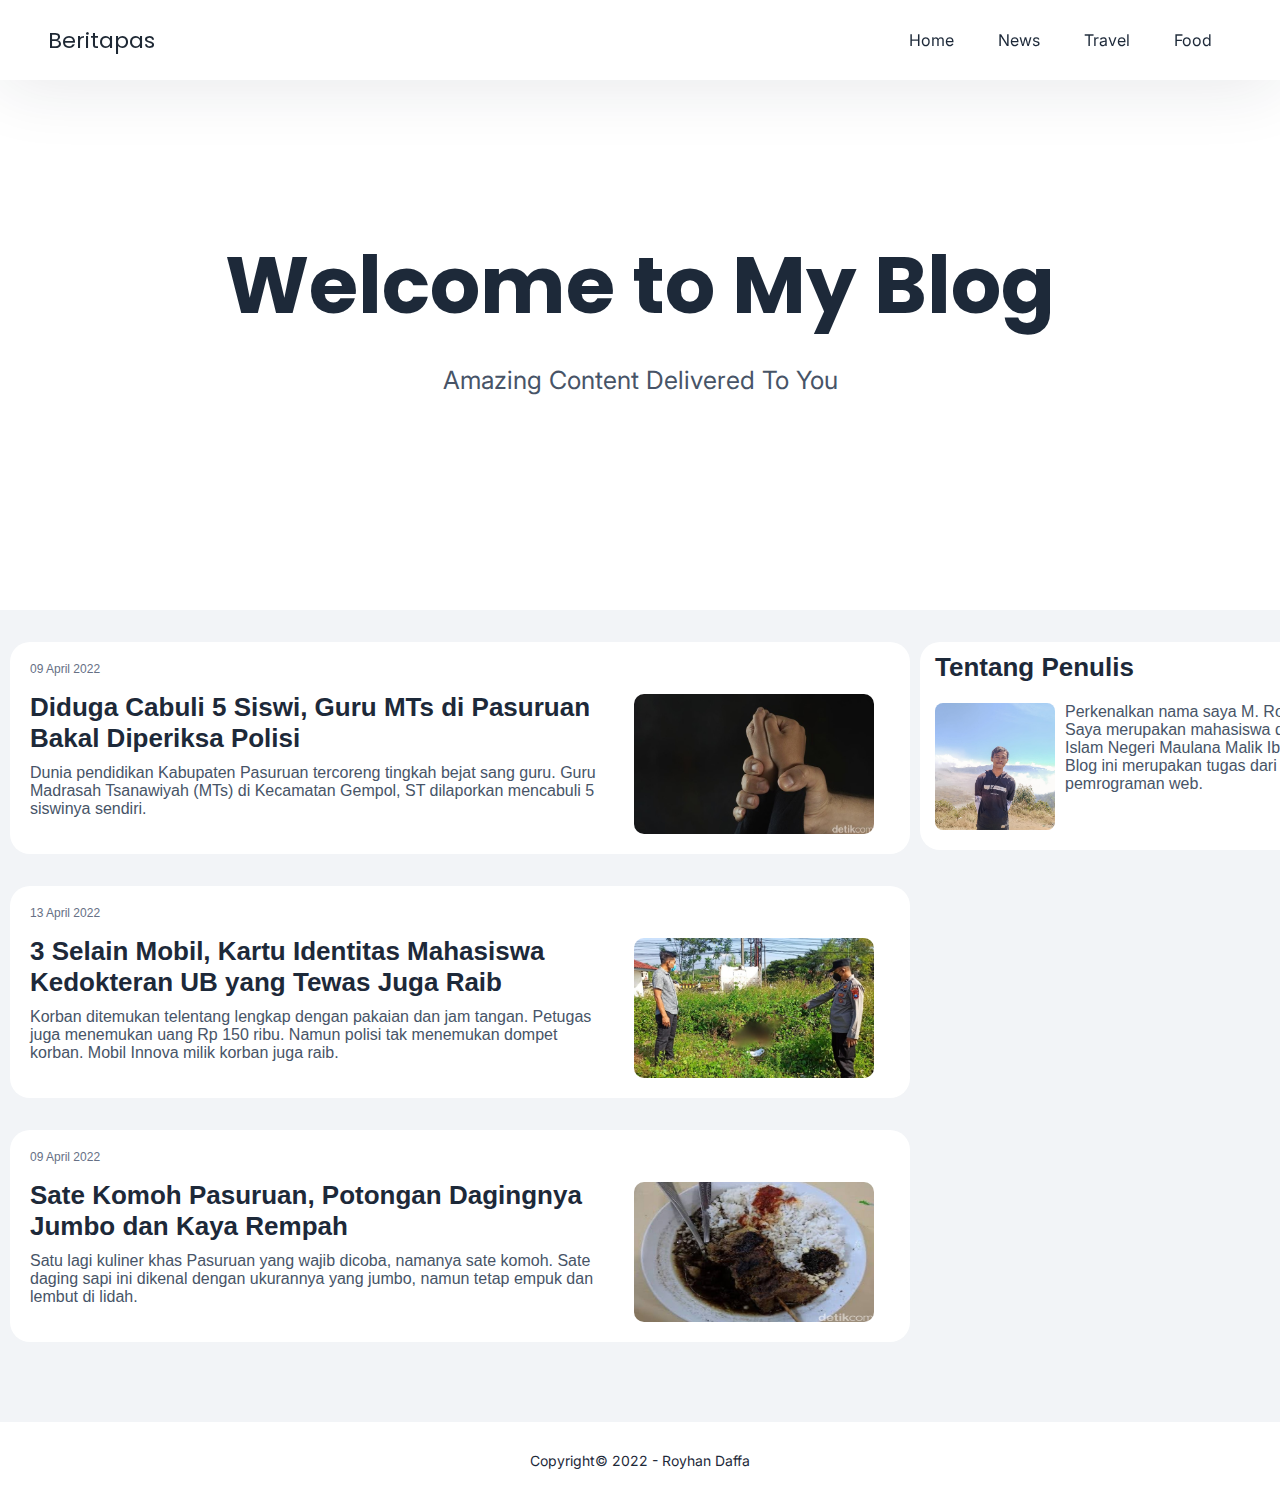
<file: index.html>
<!DOCTYPE html>
<html lang="en">

<head>
    <meta charset="UTF-8">
    <meta http-equiv="X-UA-Compatible" content="IE=edge">
    <meta name="viewport" content="width=device-width, initial-scale=1, maximum-scale=1, user-scalable=no">
    <title>Kota Pasuruan</title>
    <link rel="stylesheet" href="css/style.css">
    <link rel="stylesheet" href="https://cdnjs.cloudflare.com/ajax/libs/font-awesome/4.7.0/css/font-awesome.min.css">
    <link rel="preconnect" href="https://fonts.googleapis.com">
    <link rel="preconnect" href="https://fonts.gstatic.com" crossorigin>
    <link href="https://fonts.googleapis.com/css2?family=Inter:wght@500&display=swap" rel="stylesheet">
    <link href="https://fonts.googleapis.com/css2?family=Poppins:wght@700&display=swap" rel="stylesheet">
</head>

<body>
    <!-- NAVBAR -->
    <nav>
        <div class="nav-wrap">
            <div class="logo">
                <a href="index.html">Beritapas</a>
            </div>

            <input type="checkbox" id="checkbox">
            <div class="nav-link" id="show">
                <ul class="nav-item">
                    <li><a href="index.html">Home</a></li>
                    <li><a href="">News</a></li>
                    <li><a href="">Travel</a></li>
                    <li><a href="">Food</a></li>
                </ul>
            </div>
            <label class="collapse-btn" for="checkbox">
                <i class="fa fa-bars"></i>
            </label>
        </div>
    </nav>

    <!-- HEADER -->
    <header>
        <div id="title-wrap">
            <div class="title">
                <h1>Welcome to My Blog</h1>
            </div>
            <div class="subtitle">
                <p>Amazing Content Delivered To You</p>
            </div>
        </div>
    </header>

    <!-- MAIN -->
    <main>
        <div id="content">
            <article>
                <a href="article.html">
                    <div class="content-box">
                        <p class="date">09 April 2022</p>
                        <div class="content-wrap">
                            <h4>Diduga Cabuli 5 Siswi, Guru MTs di Pasuruan Bakal Diperiksa Polisi</h4>
                            <p>Dunia pendidikan Kabupaten Pasuruan tercoreng tingkah bejat sang guru. Guru Madrasah Tsanawiyah (MTs) di Kecamatan Gempol, ST dilaporkan mencabuli 5 siswinya sendiri.</p>
                        </div>
                    </div>
                    <div class="content-photo">
                        <img src="assets/cabuli-siswi.jpg" alt="cabuli-siswi">
                    </div>
                </a>
            </article>
            <article>
                <a href="">
                    <div class="content-box">
                        <p class="date">13 April 2022</p>
                        <div class="content-wrap">
                            <h4>3 Selain Mobil, Kartu Identitas Mahasiswa Kedokteran UB yang Tewas Juga Raib</h4>
                            <p>Korban ditemukan telentang lengkap dengan pakaian dan jam tangan. Petugas juga menemukan uang Rp 150 ribu. Namun polisi tak menemukan dompet korban. Mobil Innova milik korban juga raib.</p>
                        </div>
                    </div>
                    <div class="content-photo">
                        <img src="assets/pembunuhan-di-pasuruan.jpeg" alt="pembunuhan">
                    </div>
                </a>
            </article>
            <article>
                <a href="">
                    <div class="content-box">
                        <p class="date">09 April 2022</p>
                        <div class="content-wrap">
                            <h4>Sate Komoh Pasuruan, Potongan Dagingnya Jumbo dan Kaya Rempah</h4>
                            <p>Satu lagi kuliner khas Pasuruan yang wajib dicoba, namanya sate komoh. Sate daging sapi ini dikenal dengan ukurannya yang jumbo, namun tetap empuk dan lembut di lidah.</p>
                        </div>
                    </div>
                    <div class="content-photo">
                        <img src="assets/sate-komoh.jpeg" alt="sate-komoh">
                    </div>
                </a>
            </article>
        </div>
        <aside>
            <article class="about">
                <h2>Tentang Penulis </h2>
                <div class="container">
                    <img class="profile" src="assets/profile.png" alt="my-profile" width="120">
                    <div class="description">
                        <p>Perkenalkan nama saya M. Royhan Daffa. Saya merupakan mahasiswa di Universitas Islam Negeri Maulana Malik Ibrahim Malang. Blog ini merupakan tugas dari mata kuliah pemrograman web.</p>
                    </div>
                </div>
            </article>
        </aside>
        </div>
    </main>

    <!-- FOOTER -->
    <footer>
        <p>Copyright&copy; 2022 - Royhan Daffa</p>
    </footer>
</body>

</html>
</file>
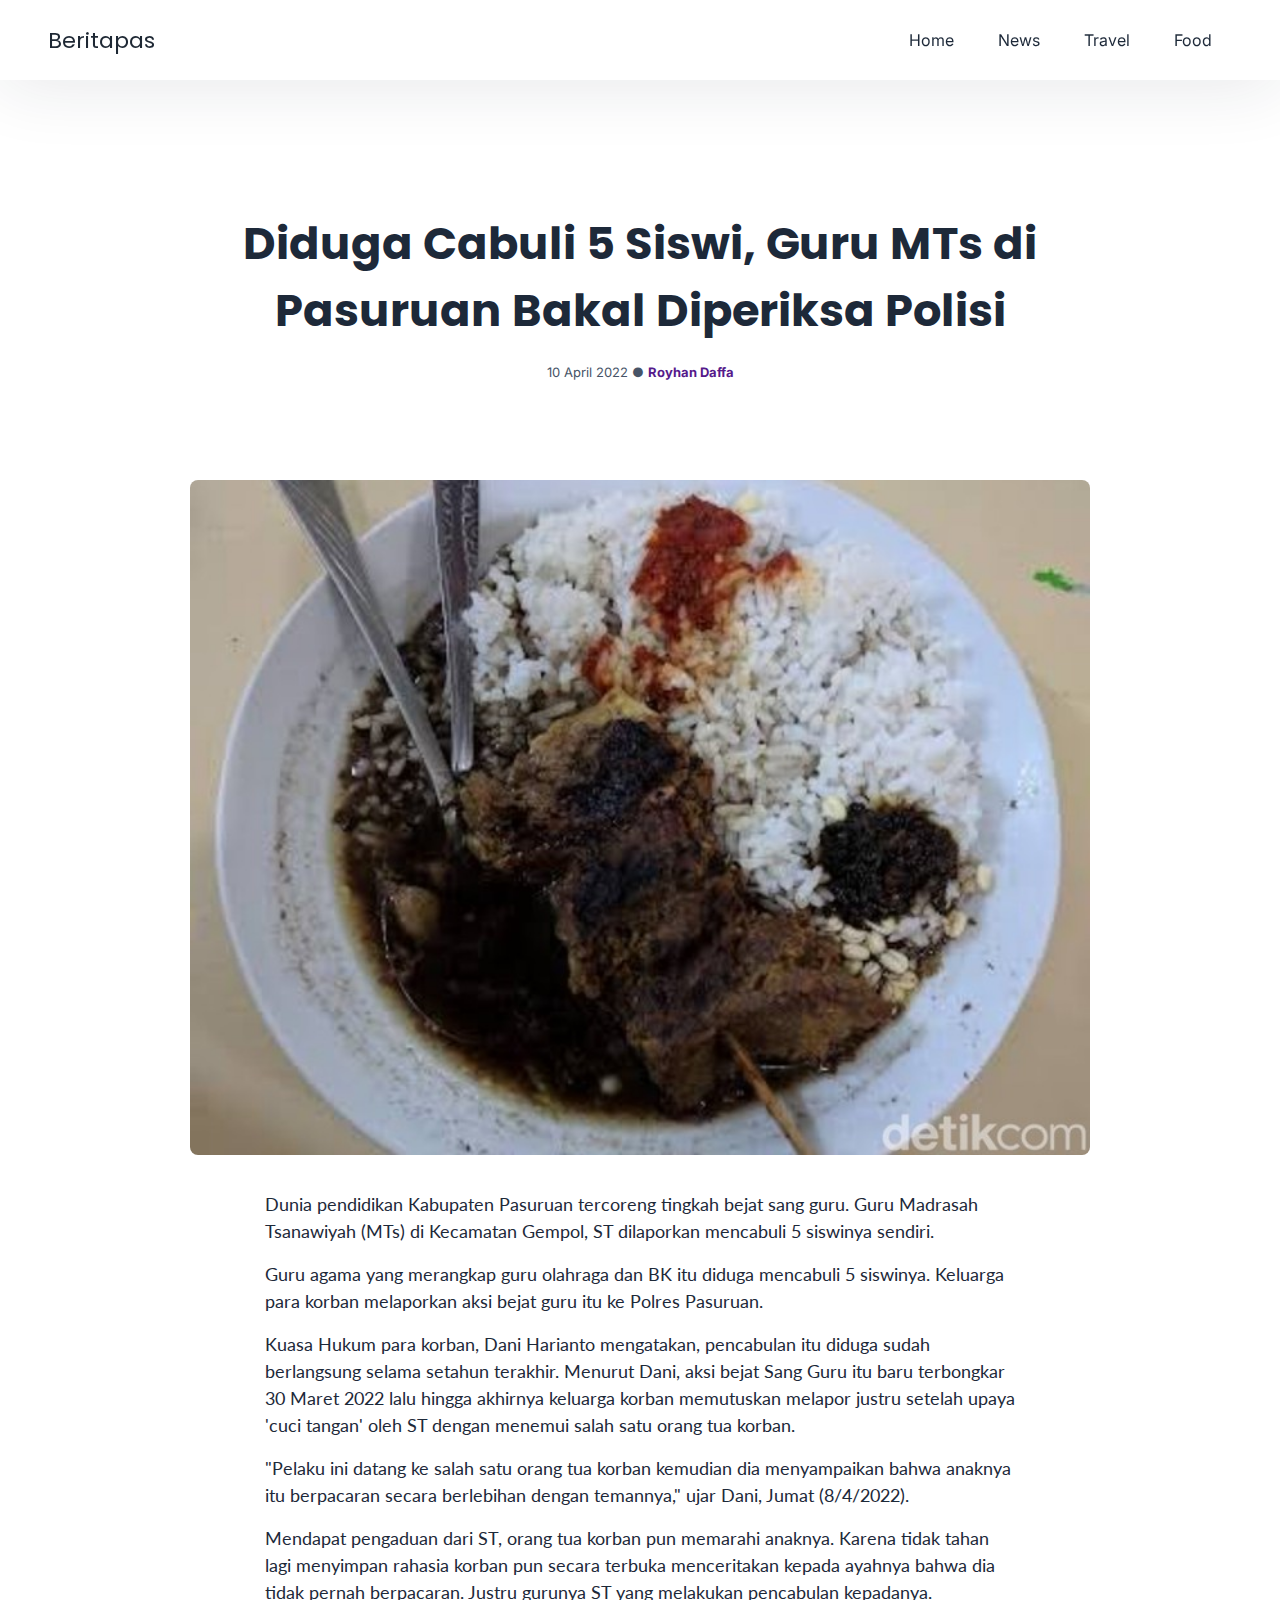
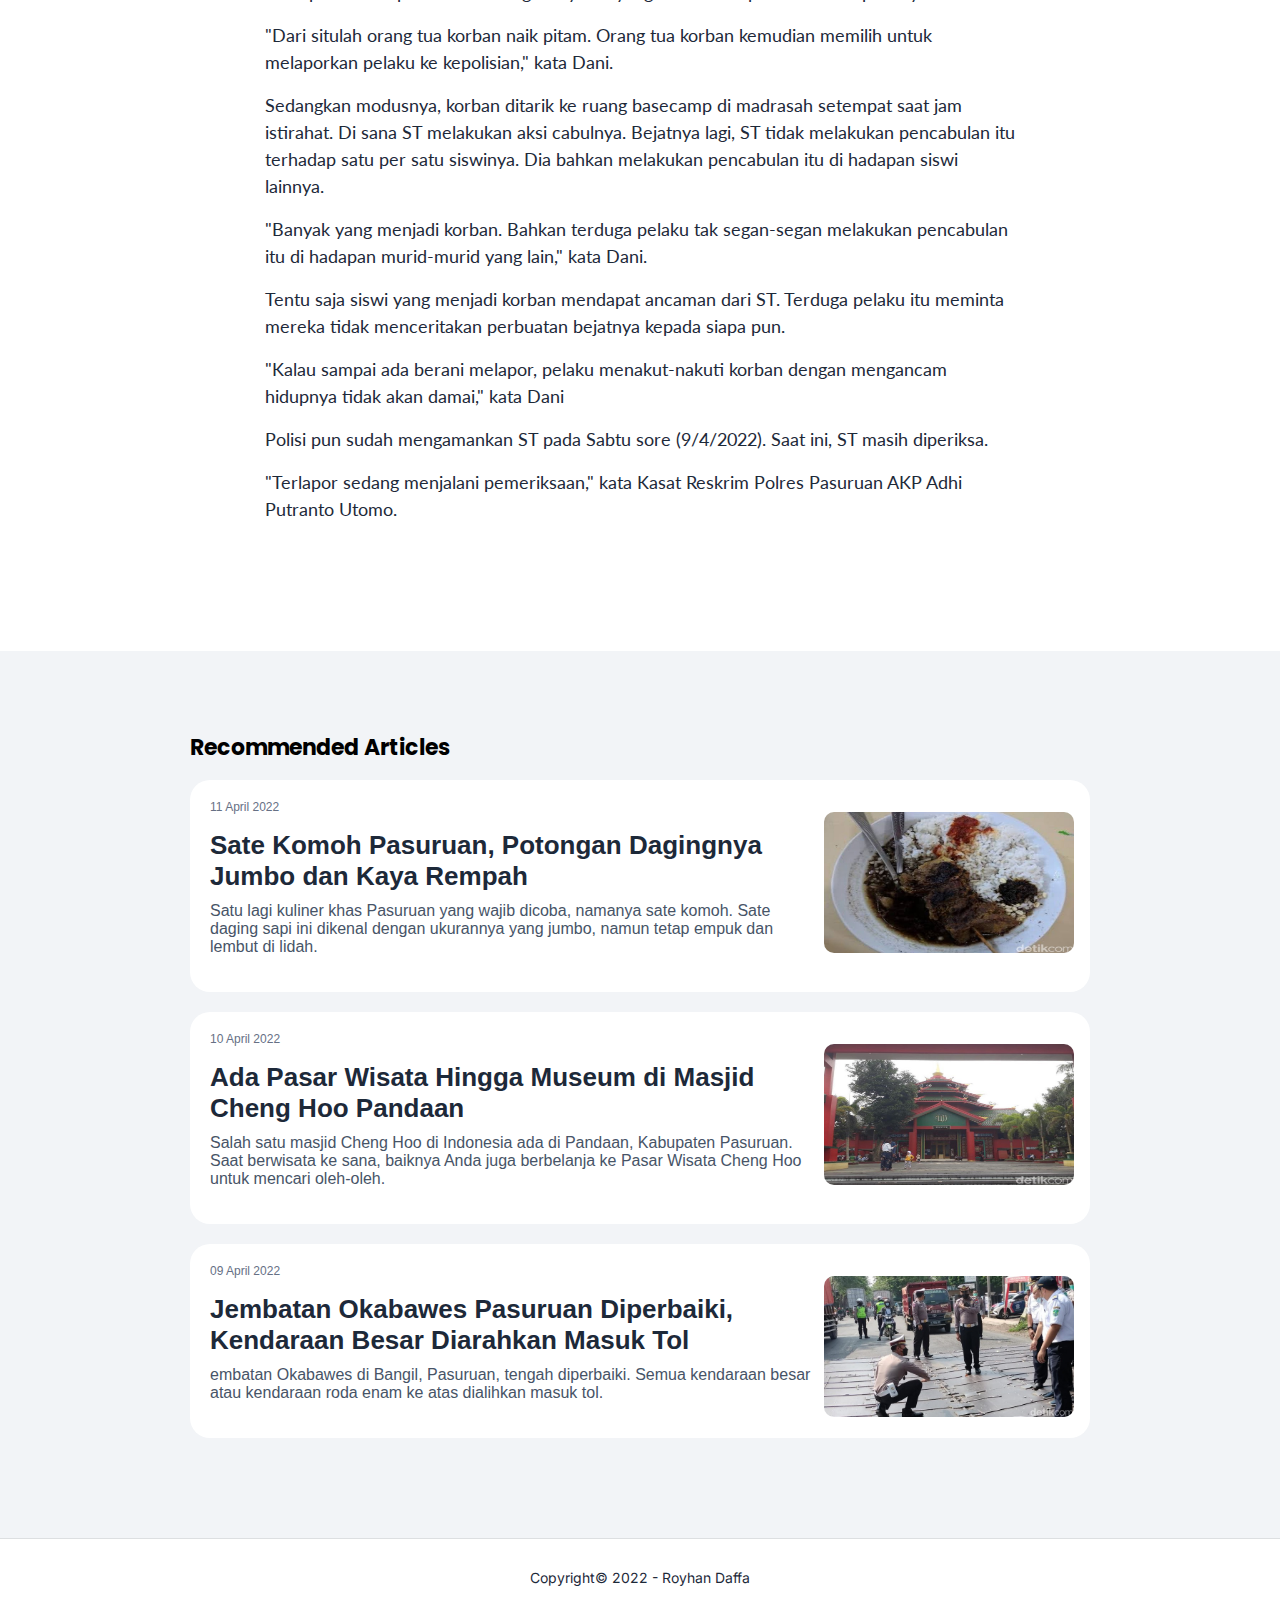
<file: article.html>
<!DOCTYPE html>
<html lang="en">

<head>
    <meta charset="UTF-8">
    <meta http-equiv="X-UA-Compatible" content="IE=edge">
    <meta name="viewport" content="width=device-width, initial-scale=1.0">
    <title></title>
    <link rel="stylesheet" href="css/article.css">
    <link rel="preconnect" href="https://fonts.googleapis.com">
    <link rel="preconnect" href="https://fonts.gstatic.com" crossorigin>
    <link rel="stylesheet" href="https://cdnjs.cloudflare.com/ajax/libs/font-awesome/4.7.0/css/font-awesome.min.css">
    <link href="https://fonts.googleapis.com/css2?family=Inter:wght@500&display=swap" rel="stylesheet">
    <link href="https://fonts.googleapis.com/css2?family=Poppins:wght@700&display=swap" rel="stylesheet">
    <link href="https://fonts.googleapis.com/css2?family=Lato&display=swap" rel="stylesheet">
</head>

<body>
    <!-- NAVBAR -->
    <nav>
        <div class="nav-wrap">
            <div class="logo">
                <a href="index.html">Beritapas</a>
            </div>

            <input type="checkbox" id="checkbox">
            <div class="nav-link" id="show">
                <ul class="nav-item">
                    <li><a href="index.html">Home</a></li>
                    <li><a href="">News</a></li>
                    <li><a href="">Travel</a></li>
                    <li><a href="">Food</a></li>
                </ul>
            </div>
            <label class="collapse-btn" for="checkbox">
                <i class="fa fa-bars"></i>
            </label>
        </div>
    </nav>

    <!-- TITLE -->
    <header>
        <div id="wrap">
            <div class="title">
                <h1>Diduga Cabuli 5 Siswi, Guru MTs di Pasuruan Bakal Diperiksa Polisi</h1>
            </div>
            <div class="information">
                <p>10 April 2022 ● <strong><a href="">Royhan Daffa</a></strong></p>
            </div>
        </div>
    </header>

    <!-- MAIN CONTENT -->
    <main>
        <div class="content">
            <div class="thumbnail">
                <img src="assets/sate-komoh.jpeg" alt="sate-komoh">
            </div>
            <article>
                <p>Dunia pendidikan Kabupaten Pasuruan tercoreng tingkah bejat sang guru. Guru Madrasah Tsanawiyah (MTs) di Kecamatan Gempol, ST dilaporkan mencabuli 5 siswinya sendiri.</p>
                <p>Guru agama yang merangkap guru olahraga dan BK itu diduga mencabuli 5 siswinya. Keluarga para korban melaporkan aksi bejat guru itu ke Polres Pasuruan.</p>
                <p>
                    Kuasa Hukum para korban, Dani Harianto mengatakan, pencabulan itu diduga sudah berlangsung selama setahun terakhir. Menurut Dani, aksi bejat Sang Guru itu baru terbongkar 30 Maret 2022 lalu hingga akhirnya keluarga korban memutuskan melapor justru setelah
                    upaya 'cuci tangan' oleh ST dengan menemui salah satu orang tua korban.
                </p>
                <p>"Pelaku ini datang ke salah satu orang tua korban kemudian dia menyampaikan bahwa anaknya itu berpacaran secara berlebihan dengan temannya," ujar Dani, Jumat (8/4/2022).</p>
                <p>
                    Mendapat pengaduan dari ST, orang tua korban pun memarahi anaknya. Karena tidak tahan lagi menyimpan rahasia korban pun secara terbuka menceritakan kepada ayahnya bahwa dia tidak pernah berpacaran. Justru gurunya ST yang melakukan pencabulan kepadanya.
                </p>
                <p>"Dari situlah orang tua korban naik pitam. Orang tua korban kemudian memilih untuk melaporkan pelaku ke kepolisian," kata Dani.</p>
                <p>
                    Sedangkan modusnya, korban ditarik ke ruang basecamp di madrasah setempat saat jam istirahat. Di sana ST melakukan aksi cabulnya. Bejatnya lagi, ST tidak melakukan pencabulan itu terhadap satu per satu siswinya. Dia bahkan melakukan pencabulan itu di
                    hadapan siswi lainnya.
                </p>
                <p>"Banyak yang menjadi korban. Bahkan terduga pelaku tak segan-segan melakukan pencabulan itu di hadapan murid-murid yang lain," kata Dani.</p>
                <p>Tentu saja siswi yang menjadi korban mendapat ancaman dari ST. Terduga pelaku itu meminta mereka tidak menceritakan perbuatan bejatnya kepada siapa pun.</p>
                <p>"Kalau sampai ada berani melapor, pelaku menakut-nakuti korban dengan mengancam hidupnya tidak akan damai," kata Dani</p>
                <p>Polisi pun sudah mengamankan ST pada Sabtu sore (9/4/2022). Saat ini, ST masih diperiksa.</p>
                <p>"Terlapor sedang menjalani pemeriksaan," kata Kasat Reskrim Polres Pasuruan AKP Adhi Putranto Utomo.</p>
            </article>
        </div>
    </main>

    <!-- RECOMMENDED SECTION -->
    <section id="recommended">
        <div class="recommended-box">
            <h4 id="recommended-title">Recommended Articles</h4>
            <div class="recommended-article">
                <a href="">
                    <div class="content-box">
                        <p class="date">11 April 2022</p>
                        <div class="content-wrap">
                            <h4>Sate Komoh Pasuruan, Potongan Dagingnya Jumbo dan Kaya Rempah</h4>
                            <p>Satu lagi kuliner khas Pasuruan yang wajib dicoba, namanya sate komoh. Sate daging sapi ini dikenal dengan ukurannya yang jumbo, namun tetap empuk dan lembut di lidah.</p>
                        </div>
                    </div>
                    <div class="content-photo">
                        <img src="assets/sate-komoh.jpeg" alt="sate-komoh">
                    </div>
                </a>
            </div>
            <div class="recommended-article">
                <a href="">
                    <div class="content-box">
                        <p class="date">10 April 2022</p>
                        <div class="content-wrap">
                            <h4>Ada Pasar Wisata Hingga Museum di Masjid Cheng Hoo Pandaan</h4>
                            <p>Salah satu masjid Cheng Hoo di Indonesia ada di Pandaan, Kabupaten Pasuruan. Saat berwisata ke sana, baiknya Anda juga berbelanja ke Pasar Wisata Cheng Hoo untuk mencari oleh-oleh.</p>
                        </div>
                    </div>
                    <div class="content-photo">
                        <img src="assets/chenghoo.jpeg" alt="chenghoo">
                    </div>
                </a>
            </div>
            <div class="recommended-article">
                <a href="article2.html">
                    <div class="content-box">
                        <p class="date">09 April 2022</p>
                        <div class="content-wrap">
                            <h4>Jembatan Okabawes Pasuruan Diperbaiki, Kendaraan Besar Diarahkan Masuk Tol</h4>
                            <p>embatan Okabawes di Bangil, Pasuruan, tengah diperbaiki. Semua kendaraan besar atau kendaraan roda enam ke atas dialihkan masuk tol.</p>
                        </div>
                    </div>
                    <div class="content-photo">
                        <img src="assets/jembatan.jpeg" alt="jembatan">
                    </div>
                </a>
            </div>
        </div>
    </section>

    <!-- FOOTER -->
    <footer>
        <p>Copyright&copy; 2022 - Royhan Daffa</p>
    </footer>
</body>

</html>
</file>
<file: css/style.css>
* {
    margin: 0;
    padding: 0;
    box-sizing: border-box;
    scroll-behavior: smooth;
    text-decoration: none;
    list-style: none;
}

nav {
    background-color: #FFFFFF;
    box-shadow: 0px 4px 70px rgba(30, 40, 52, 0.108);
    position: sticky;
    top: 0;
    width: 100%;
    padding: 0 3rem;
    z-index: 2;
}

.nav-wrap {
    width: 100%;
    height: 80px;
    display: flex;
    justify-content: space-between;
    align-items: center;
}

.logo a {
    color: #1E2834;
    font-family: 'Poppins', sans-serif;
    font-size: 22px;
}

.nav-item li {
    align-items: center;
    display: inline;
    margin: 0 20px;
}

.nav-item li a {
    text-decoration: none;
    font-family: 'Inter', sans-serif;
    color: #1D2939;
}

#checkbox {
    display: none;
}

.collapse-btn {
    display: none;
    color: #1E2834;
    cursor: pointer;
}

#join {
    padding: 10px 20px;
    background-color: #005691;
    color: #FFFFFF;
    border-radius: 8px;
    cursor: pointer;
}

#join:hover {
    background-color: #004A7C;
}


/* HEADER */

header {
    height: 500px;
    background-color: rgba(255, 255, 255, 0.4);
    text-align: center;
}

#title-wrap {
    width: 900px;
    height: 200px;
    position: relative;
    left: 50%;
    top: 45%;
    transform: translate(-50%, -55%);
}

.title {
    margin: 30px 0 20px;
    font-size: 40px;
    color: #1D2939;
    font-family: 'Poppins', sans-serif;
}

.subtitle {
    font-size: 25px;
    font-family: 'Inter', sans-serif;
    color: #475467;
}


/* MAIN */

main {
    background-color: #F2F4F7;
    display: flex;
    justify-content: space-evenly;
    align-items: flex-start;
    padding-bottom: 5rem;
}

.content-photo {
    margin: 20px;
}

.content-photo img {
    width: 240px;
    height: 140px;
    border-radius: 10px;
    transform: translate(-1rem, 2rem);
}

article a {
    width: 900px;
    display: flex;
    background-color: #FFFFFF;
    border-radius: 20px;
    margin: 2rem 10px 0;
}

article a:hover {
    border: 1px solid #000;
}

.about {
    font-family: 'Segoe UI', sans-serif;
    width: 500px;
    margin: 2rem 0;
    background-color: #FFFFFF;
    border-radius: 20px;
}

.about h2 {
    font-size: 26px;
    font-weight: 600;
    color: #1D2939;
    padding: 10px 15px 0;
}

.container {
    padding: 20px 15px;
    display: flex;
}

.description {
    color: #475467;
    font-size: 16px;
}

.profile {
    border-radius: 8px;
    margin-right: 10px;
}

.content-box {
    font-family: 'Segoe UI', sans-serif;
    margin: 20px;
}

.content-box .date {
    color: #667085;
    font-size: 12px;
    font-weight: 400;
}

.content-wrap {
    padding: 1rem 0;
}

.content-wrap h4 {
    font-size: 26px;
    font-weight: 600;
    color: #1D2939;
}

.content-wrap p {
    font-size: 16px;
    font-weight: 400;
    color: #475467;
    padding-top: 10px;
}


/* FOOTER */

footer {
    height: 50px;
    background: #FFFFFF;
    border-top: 0px 4px 50px rgba(30, 40, 52, 0.108);
}

footer p {
    font-family: 'Inter', sans-serif;
    font-size: 14px;
    text-align: center;
    color: #1D2939;
    margin: 30px;
}

@media screen and (max-width: 1024px) {
    #title-wrap {
        width: 100%;
    }
    main {
        flex-direction: column;
        align-items: center;
    }
    article a {
        width: 720px;
        margin: 1rem auto 0;
    }
    .about {
        width: 720px;
    }
    .content-photo img {
        margin-top: 8px;
    }
}

@media screen and (max-width: 812px) {
    .nav-item li {
        margin: 5px;
    }
    .title {
        font-size: 35px;
    }
}

@media screen and (max-width: 600px) {
    nav {
        padding: 0 22px !important;
    }
    .nav-wrap {
        width: 100%;
        height: 60px;
        display: flex;
        justify-content: space-between;
        align-items: center;
    }
    .logo {
        font-size: 20px;
    }
    #show {
        display: none;
    }
    .collapse-btn {
        display: block;
    }
    #checkbox:checked~#show {
        display: block;
    }
    .nav-item {
        width: 100%;
        background-color: #FFFFFF;
        position: fixed;
        height: 185px;
        left: 0;
        top: 0;
        margin-top: 48px;
        box-shadow: -2px 9px 5px -2px rgba(0, 0, 0, 0.095);
    }
    .nav-item li {
        align-items: center;
        display: block;
        padding: 0;
        margin: 20px 0;
        text-align: center;
    }
    #join {
        padding: 0;
        background-color: #FFFFFF;
        color: #000;
        border-radius: 8px;
        cursor: pointer;
    }
    #join:hover {
        background-color: rgb(46, 133, 129);
    }
    header {
        height: 300px;
    }
    .title,
    .content-wrap h4 {
        font-size: 24px;
    }
    .subtitle {
        font-size: 16px;
        line-height: 1.5;
        margin: 10px 15px;
    }
    .title {
        margin: 5rem 15px 0;
    }
    .content-wrap p,
    .content-photo {
        display: none;
    }
    main {
        flex-direction: column;
        align-items: center;
    }
    article a {
        width: 80%;
        height: 200px;
        flex-direction: column;
    }
    .about {
        width: 80%;
        margin: 5rem auto 0;
    }
    .profile {
        width: 100px;
        height: 100px;
    }
}
</file>
<file: css/article.css>
* {
    box-sizing: border-box;
    margin: 0;
    padding: 0;
}

a {
    text-decoration: none;
}


/* NAVBAR */

nav {
    background-color: #FFFFFF;
    box-shadow: 0px 4px 70px rgba(30, 40, 52, 0.108);
    position: sticky;
    top: 0;
    width: 100%;
    padding: 0 3rem;
    z-index: 2;
}

.nav-wrap {
    width: 100%;
    height: 80px;
    display: flex;
    justify-content: space-between;
    align-items: center;
}

.logo a {
    color: #1E2834;
    font-family: 'Poppins', sans-serif;
    font-size: 22px;
}

.nav-item li {
    align-items: center;
    display: inline;
    margin: 0 20px;
}

.nav-item li a {
    text-decoration: none;
    font-family: 'Inter', sans-serif;
    color: #1D2939;
}

#checkbox {
    display: none;
}

.collapse-btn {
    display: none;
    color: #1E2834;
    cursor: pointer;
}

#join {
    padding: 10px 20px;
    background-color: #005691;
    color: #FFFFFF;
    border-radius: 8px;
    cursor: pointer;
}

#join:hover {
    background-color: #004A7C;
}


/* MAIN CONTENT */

header {
    height: 400px;
    background-color: rgba(255, 255, 255, 0.4);
    display: flex;
    flex-direction: column;
    justify-content: center;
    align-items: center;
}

#wrap {
    width: 900px;
    height: 200px;
    text-align: center;
}

.title {
    margin: 30px 0 20px;
    font-size: 1.4rem;
    color: #1D2939;
    font-family: 'Poppins', sans-serif;
}

.information {
    font-size: 13px;
    font-family: 'Inter', sans-serif;
    color: #475467;
}


/* CONTENT */

.content {
    width: 900px;
    margin: 0 auto;
}

.thumbnail img {
    border-radius: 8px;
    width: 100%;
}

article {
    margin: 2rem auto 8rem;
    width: 750px;
}

article p {
    line-height: 1.5;
    font-size: 18px;
    font-family: 'Lato', sans-serif;
    color: #1D2939;
    margin-bottom: 1rem;
}


/* RECOMMENDED SECTION */

#recommended {
    background-color: #F2F4F7;
    display: flex;
    flex-direction: column;
    align-items: center;
    padding: 80px 0;
}

#recommended-title {
    font-family: 'Poppins', sans-serif;
    font-size: 22px;
}

.recommended-article a {
    width: 900px;
    display: flex;
    background-color: #FFFFFF;
    border-radius: 20px;
    margin: 1rem 0 20px;
}

.recommended-article a:hover {
    border: 1px solid #000;
}

.content-photo img {
    width: 250px;
    height: 140.762px;
    border-radius: 10px;
    transform: translate(-1rem, 2rem);
}

.content-box {
    font-family: 'Segoe UI', sans-serif;
    margin: 20px;
}

.content-box .date {
    color: #667085;
    font-size: 12px;
    font-weight: 400;
}

.content-wrap {
    padding: 1rem 0;
}

.content-wrap h4 {
    font-size: 26px;
    font-weight: 600;
    color: #1D2939;
}

.content-wrap p {
    font-size: 16px;
    font-weight: 400;
    color: #475467;
    padding-top: 10px;
}


/* FOOTER */

footer {
    height: 80px;
    background: #FFFFFF;
    text-align: center;
    border-top: 1px solid rgba(30, 40, 52, 0.15);
}

footer p {
    font-family: 'Inter', sans-serif;
    font-size: 14px;
    color: #1D2939;
    margin-top: 30px;
}

@media screen and (max-width: 1024px) {
    .content {
        width: 100%;
    }
    .recommended-article a {
        width: 800px;
    }
}

@media screen and (max-width: 812px) {
    .nav-item li {
        margin: 5px;
    }
    #wrap {
        width: 100%;
    }
    .content {
        width: 100%;
    }
    article {
        width: 80%;
    }
    .recommended-article a {
        width: 600px;
    }
}

@media screen and (max-width: 600px) {
    nav {
        padding: 0 22px !important;
    }
    .nav-wrap {
        width: 100%;
        height: 60px;
        display: flex;
        justify-content: space-between;
        align-items: center;
    }
    .logo {
        font-size: 20px;
    }
    #show {
        display: none;
    }
    .collapse-btn {
        display: block;
    }
    #checkbox:checked~#show {
        display: block;
    }
    .nav-item {
        width: 100%;
        background-color: #FFFFFF;
        position: fixed;
        height: 230px;
        left: 0;
        top: 0;
        margin-top: 48px;
    }
    .nav-item li {
        align-items: center;
        display: block;
        padding: 0;
        margin: 20px 0;
        text-align: center;
    }
    #join {
        padding: 0;
        background-color: #FFFFFF;
        color: #000;
        border-radius: 8px;
        cursor: pointer;
    }
    #join:hover {
        background-color: rgb(46, 133, 129);
    }
    header {
        height: 300px;
    }
    #wrap {
        height: 100%;
    }
    .title {
        font-size: 16px;
    }
    .content,
    article {
        width: 80%;
    }
    .content-wrap h4 {
        font-size: 22px;
    }
    .content-wrap p,
    .content-photo {
        display: none;
    }
    .recommended-article a {
        width: 100%;
    }
}
</file>
